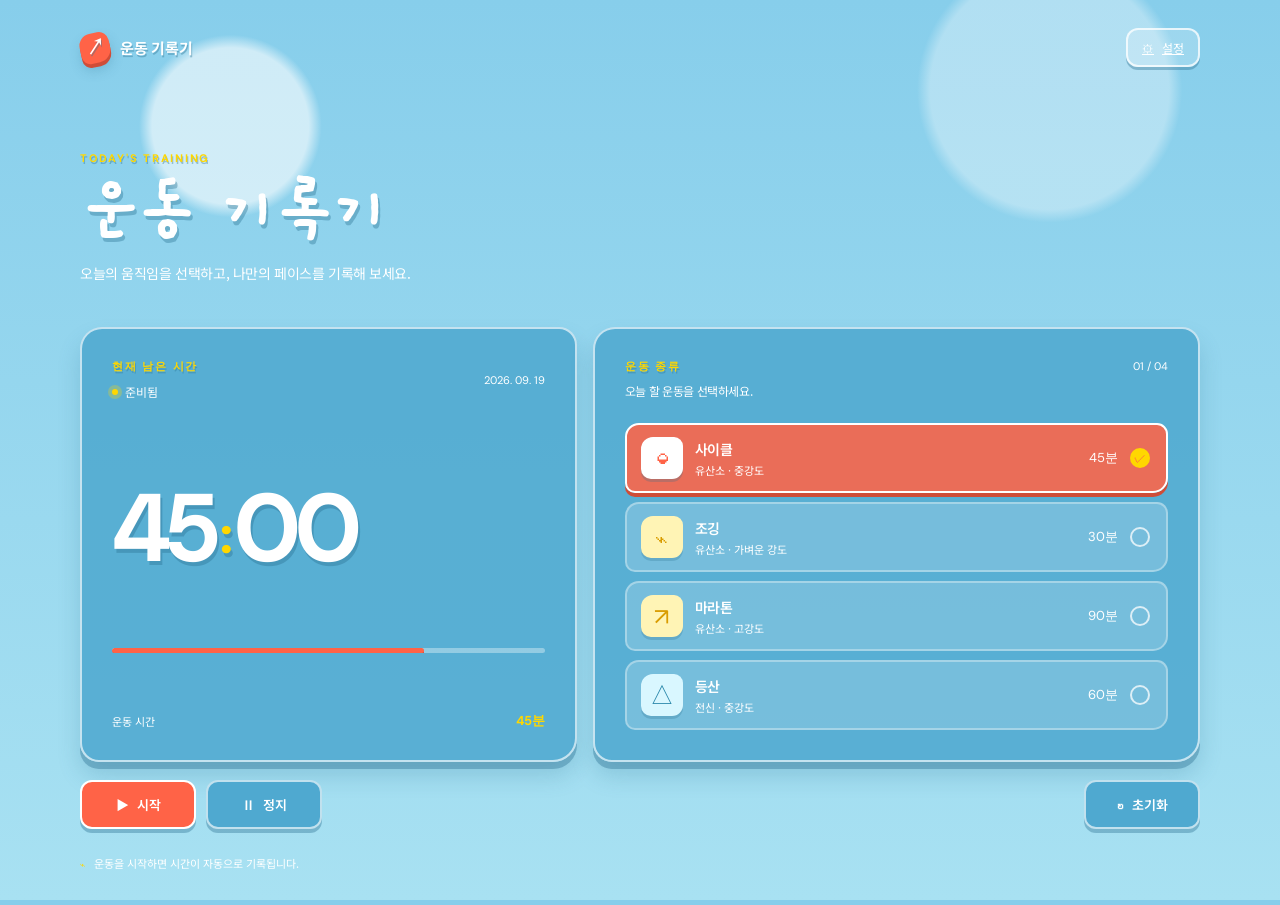
<file: index.html>
<!DOCTYPE html>
<html lang="ko">
<head>
  <meta charset="UTF-8">
  <meta name="viewport" content="width=device-width, initial-scale=1.0">
  <title>운동 기록기</title>
  <link rel="stylesheet" href="index.css">
</head>
<body>
  <main class="app-shell">
    <header class="topbar">
      <a class="brand" href="#" aria-label="운동 기록기 홈">
        <span class="brand-mark" aria-hidden="true">↗</span>
        <span>운동 기록기</span>
      </a>
      <a class="icon-button" href="setting.html" aria-label="설정">
        <span aria-hidden="true">⚙</span>
        <span>설정</span>
      </a>
    </header>

    <section class="intro" aria-labelledby="page-title">
      <p class="eyebrow">TODAY'S TRAINING</p>
      <h1 id="page-title">운동 기록기</h1>
      <p class="intro-copy">오늘의 움직임을 선택하고, 나만의 페이스를 기록해 보세요.</p>
    </section>

    <section class="dashboard" aria-label="운동 기록 대시보드">
      <div class="timer-panel">
        <div class="panel-heading">
          <div>
            <p class="section-label">현재 남은 시간</p>
            <p class="timer-status"><span class="status-dot"></span>준비됨</p>
          </div>
          <span class="session-date">2026. 09. 19</span>
        </div>
        <div id="timer" class="timer" aria-label="현재 남은 시간 45분 00초">45<span>:</span>00</div>
        <div class="progress-track" aria-hidden="true"><span id="progress"></span></div>
        <div class="timer-meta"><span>운동 시간</span><strong>45분</strong></div>
      </div>

      <div class="selection-panel">
        <div class="panel-heading">
          <div>
            <p class="section-label">운동 종류</p>
            <p class="panel-description">오늘 할 운동을 선택하세요.</p>
          </div>
          <span class="selection-count">01 / 04</span>
        </div>

        <div class="exercise-list">
          <label class="exercise-card selected" onclick="selectExercise(this)">
            <input type="radio" name="exercise" value="cycle" checked>
            <span class="exercise-icon cycle-icon" aria-hidden="true">◒</span>
            <span class="exercise-info"><strong>사이클</strong><small>유산소 · 중강도</small></span>
            <span class="exercise-time">45분</span>
            <span class="checkmark" aria-hidden="true">✓</span>
          </label>
          <label class="exercise-card" onclick="selectExercise(this)">
            <input type="radio" name="exercise" value="jogging">
            <span class="exercise-icon jog-icon" aria-hidden="true">⌁</span>
            <span class="exercise-info"><strong>조깅</strong><small>유산소 · 가벼운 강도</small></span>
            <span class="exercise-time">30분</span>
            <span class="checkmark" aria-hidden="true">✓</span>
          </label>
          <label class="exercise-card" onclick="selectExercise(this)">
            <input type="radio" name="exercise" value="marathon">
            <span class="exercise-icon run-icon" aria-hidden="true">↗</span>
            <span class="exercise-info"><strong>마라톤</strong><small>유산소 · 고강도</small></span>
            <span class="exercise-time">90분</span>
            <span class="checkmark" aria-hidden="true">✓</span>
          </label>
          <label class="exercise-card" onclick="selectExercise(this)">
            <input type="radio" name="exercise" value="hiking">
            <span class="exercise-icon hike-icon" aria-hidden="true">△</span>
            <span class="exercise-info"><strong>등산</strong><small>전신 · 중강도</small></span>
            <span class="exercise-time">60분</span>
            <span class="checkmark" aria-hidden="true">✓</span>
          </label>
        </div>
      </div>
    </section>

    <section class="controls" aria-label="운동 제어">
      <button class="control-button primary" type="button" onclick="startTimer()"><span aria-hidden="true">▶</span>시작</button>
      <button class="control-button" type="button" onclick="stopTimer()"><span aria-hidden="true">Ⅱ</span>정지</button>
      <button class="control-button reset" type="button" onclick="resetTimer()"><span aria-hidden="true">↻</span>초기화</button>
    </section>

    <footer class="footer-note"><span>⌁</span> 운동을 시작하면 시간이 자동으로 기록됩니다.</footer>
  </main>
  <script src="indox.js"></script>
</body>
</html>
</file>
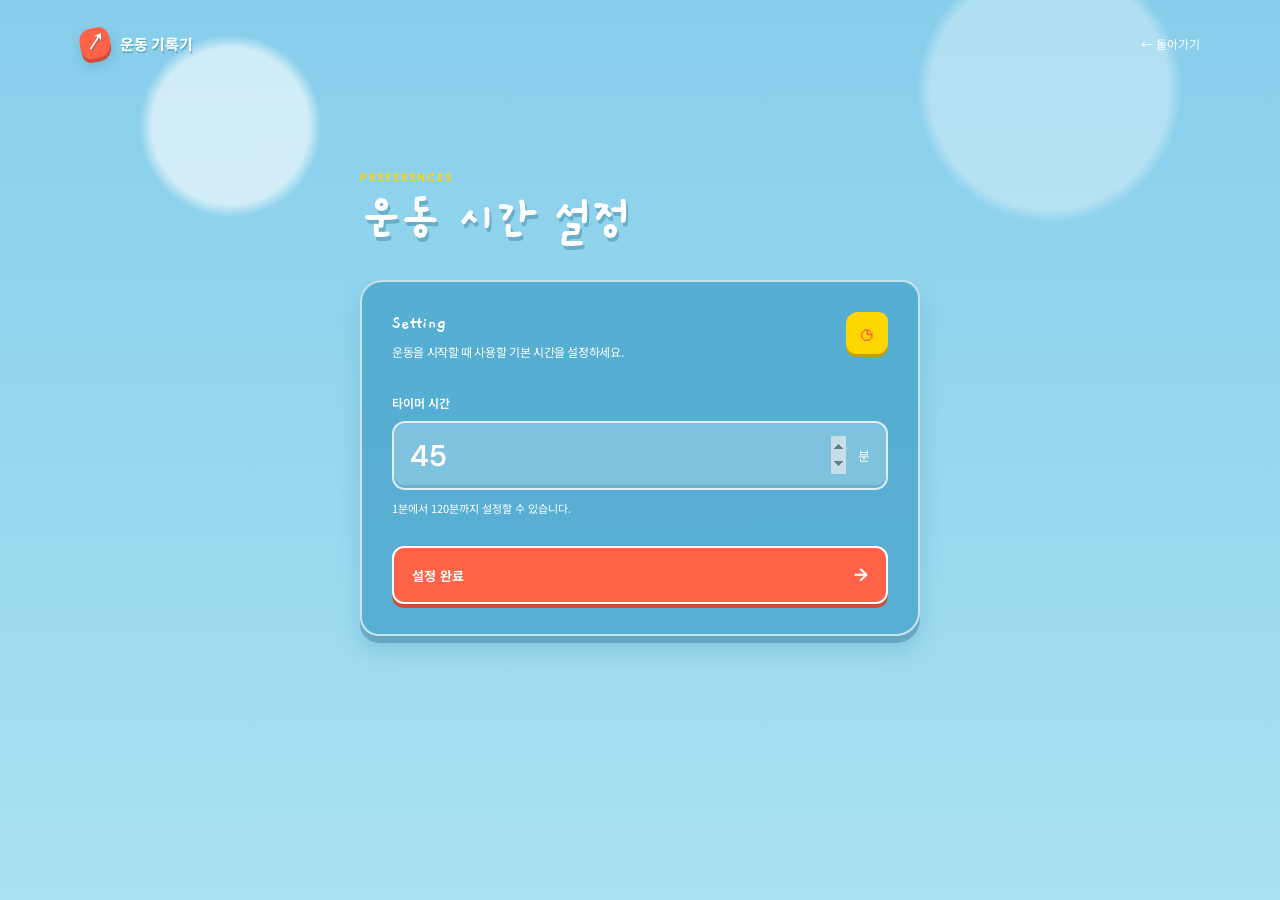
<file: setting.html>
<!DOCTYPE html>
<html lang="ko">
<head>
  <meta charset="UTF-8">
  <meta name="viewport" content="width=device-width, initial-scale=1.0">
  <title>Setting | 운동 기록기</title>
  <link rel="stylesheet" href="setting.css">
</head>
<body>
  <main class="setting-shell">
    <header class="setting-topbar">
      <a class="brand" href="index.html" aria-label="운동 기록기 홈">
        <span class="brand-mark" aria-hidden="true">↗</span>
        <span>운동 기록기</span>
      </a>
      <a class="back-link" href="index.html">← 돌아가기</a>
    </header>

    <section class="setting-content" aria-labelledby="setting-title">
      <p class="eyebrow">PREFERENCES</p>
      <h1 id="setting-title">운동 시간 설정</h1>

      <form id="setting-form" class="setting-panel" onsubmit="saveTimerSetting(event)">
        <div class="panel-heading">
          <div>
            <h3>Setting</h3>
            <p>운동을 시작할 때 사용할 기본 시간을 설정하세요.</p>
          </div>
          <span class="panel-icon" aria-hidden="true">◷</span>
        </div>

        <label class="input-label" for="timer-minutes">타이머 시간</label>
        <div class="time-input-wrap">
          <input id="timer-minutes" name="timer-minutes" type="number" min="1" max="120" value="45" required>
          <span>분</span>
        </div>
        <p class="input-hint">1분에서 120분까지 설정할 수 있습니다.</p>

        <button class="complete-button" type="submit">설정 완료 <span aria-hidden="true">→</span></button>
      </form>
    </section>
  </main>
  <script src="indox.js"></script>
</body>
</html>
</file>
<file: index.css>
@import url('https://fonts.googleapis.com/css2?family=DM+Sans:wght@400;500;600;700&family=Gaegu:wght@400;700&family=Noto+Sans+KR:wght@400;500;600;700;800&display=swap');

:root {
  --ink: #ffffff;
  --muted: #effaff;
  --dim: #d9f0f7;
  --surface: #4fa9d0;
  --surface-light: #62b9dc;
  --line: rgba(255, 255, 255, 0.7);
  --tomato: #ff6347;
  --gold: #ffd700;
  --clay-shadow: rgba(43, 112, 144, 0.38);
}

* {
  box-sizing: border-box;
}

body {
  min-width: 320px;
  margin: 0;
  color: var(--ink);
  background: #87ceeb;
  font-family: 'Noto Sans KR', sans-serif;
}

body::before {
  position: fixed;
  inset: 0;
  z-index: -1;
  content: '';
  background: radial-gradient(circle at 18% 14%, rgba(255, 255, 255, 0.6) 0 6%, transparent 7%), radial-gradient(circle at 82% 10%, rgba(255, 255, 255, 0.35) 0 9%, transparent 10%), linear-gradient(180deg, #87ceeb 0%, #a8e1f2 100%);
}

button,
a {
  font: inherit;
}

button {
  cursor: pointer;
}

.app-shell {
  width: min(100% - 48px, 1120px);
  margin: 0 auto;
  padding: 28px 0 34px;
}

.topbar,
.panel-heading,
.timer-meta {
  display: flex;
  align-items: center;
  justify-content: space-between;
}

.brand {
  display: inline-flex;
  align-items: center;
  gap: 10px;
  color: var(--ink);
  text-shadow: 1px 2px 0 var(--clay-shadow);
  font-size: 15px;
  font-weight: 700;
  letter-spacing: -0.02em;
  text-decoration: none;
}

.brand-mark {
  display: grid;
  width: 30px;
  height: 30px;
  color: #ffffff;
  background: var(--tomato);
  border-radius: 12px 10px 13px 9px;
  box-shadow: 0 4px 0 #cf4d38, 0 7px 12px rgba(43, 112, 144, 0.25);
  font-family: 'Gaegu', cursive;
  font-size: 20px;
  font-weight: 700;
  place-items: center;
  transform: rotate(-12deg);
}

.icon-button {
  display: inline-flex;
  align-items: center;
  gap: 8px;
  padding: 9px 14px;
  color: #ffffff;
  background: rgba(255, 255, 255, 0.18);
  border: 2px solid rgba(255, 255, 255, 0.75);
  border-radius: 12px;
  box-shadow: 0 3px 0 var(--clay-shadow);
  font-size: 12px;
  transition: color 160ms ease, border-color 160ms ease;
}

.icon-button:hover {
  color: var(--ink);
  background: var(--tomato);
  border-color: var(--tomato);
}

.intro {
  max-width: 620px;
  margin: 84px 0 44px;
}

.eyebrow,
.section-label {
  margin: 0;
  color: var(--gold);
  font-family: 'DM Sans', sans-serif;
  text-shadow: 1px 2px 0 var(--clay-shadow);
  font-size: 11px;
  font-weight: 700;
  letter-spacing: 0.16em;
}

h1 {
  margin: 10px 0 12px;
  font-size: clamp(38px, 5vw, 64px);
  color: #ffffff;
  font-family: 'Gaegu', 'Noto Sans KR', cursive;
  font-size: clamp(48px, 6vw, 76px);
  font-weight: 700;
  letter-spacing: -0.08em;
  line-height: 1;
  text-shadow: 2px 4px 0 var(--clay-shadow);
}

.intro-copy,
.panel-description {
  margin: 0;
  color: var(--ink);
  font-size: 14px;
  letter-spacing: -0.03em;
}

.dashboard {
  display: grid;
  grid-template-columns: minmax(280px, 0.9fr) minmax(380px, 1.1fr);
  gap: 16px;
}

.timer-panel,
.selection-panel {
  min-height: 420px;
  padding: 30px;
  background: rgba(79, 169, 208, 0.88);
  border: 2px solid rgba(255, 255, 255, 0.65);
  border-radius: 22px 18px 24px 19px;
  box-shadow: 0 7px 0 var(--clay-shadow), 0 14px 22px rgba(43, 112, 144, 0.22);
}

.timer-panel {
  display: flex;
  flex-direction: column;
  justify-content: space-between;
}

.session-date,
.selection-count {
  color: var(--ink);
  font-family: 'DM Sans', sans-serif;
  font-size: 11px;
}

.timer-status {
  display: flex;
  align-items: center;
  gap: 7px;
  margin: 9px 0 0;
  color: var(--ink);
  font-size: 12px;
}

.status-dot {
  width: 6px;
  height: 6px;
  background: var(--gold);
  border-radius: 50%;
  box-shadow: 0 0 0 4px rgba(255, 215, 0, 0.28);
}

.timer {
  margin-top: 35px;
  color: var(--ink);
  font-family: 'DM Sans', sans-serif;
  font-size: clamp(64px, 8vw, 96px);
  font-weight: 700;
  letter-spacing: -0.06em;
  text-shadow: 2px 4px 0 var(--clay-shadow);
  line-height: 1;
}

.timer span {
  margin: 0 6px;
  color: var(--gold);
  font-size: 0.56em;
  vertical-align: 0.14em;
}

.progress-track {
  height: 5px;
  margin: 26px 0 13px;
  overflow: hidden;
  background: rgba(255, 255, 255, 0.35);
  border-radius: 10px;
}

.progress-track span {
  display: block;
  width: 72%;
  height: 100%;
  background: var(--tomato);
  box-shadow: 0 2px 0 #cf4d38;
  border-radius: inherit;
}

.timer-meta {
  color: var(--ink);
  font-size: 11px;
}

.timer-meta strong {
  color: var(--gold);
  font-family: 'DM Sans', sans-serif;
  font-size: 13px;
}

.selection-panel .panel-heading {
  align-items: flex-start;
  margin-bottom: 24px;
}

.panel-description {
  margin-top: 8px;
  font-size: 12px;
}

.exercise-list {
  display: grid;
  gap: 9px;
}

.exercise-card {
  display: grid;
  grid-template-columns: 42px 1fr auto 22px;
  align-items: center;
  gap: 12px;
  min-height: 70px;
  padding: 12px 14px;
  background: rgba(255, 255, 255, 0.18);
  border: 2px solid rgba(255, 255, 255, 0.34);
  border-radius: 14px 11px 15px 10px;
  cursor: pointer;
  transition: background 160ms ease, border-color 160ms ease, transform 160ms ease;
}

.exercise-card:hover {
  background: rgba(255, 99, 71, 0.3);
  transform: translateX(3px);
}

.exercise-card.selected {
  background: rgba(255, 99, 71, 0.88);
  border-color: #ffffff;
  box-shadow: 0 4px 0 #cf4d38;
}

.exercise-card input {
  position: absolute;
  opacity: 0;
}

.exercise-icon {
  display: grid;
  width: 42px;
  height: 42px;
  color: var(--tomato);
  background: #ffffff;
  border-radius: 12px 9px 11px 10px;
  box-shadow: 0 3px 0 rgba(43, 112, 144, 0.25);
  font-family: 'DM Sans', sans-serif;
  font-size: 24px;
  place-items: center;
}

.jog-icon,
.run-icon {
  color: #d99c00;
  background: #fff4b5;
}

.hike-icon {
  color: #2785a9;
  background: #d9f7ff;
}

.exercise-info {
  display: grid;
  gap: 3px;
}

.exercise-info strong {
  font-size: 14px;
  font-weight: 600;
  letter-spacing: -0.04em;
}

.exercise-info small {
  color: var(--ink);
  font-size: 11px;
}

.exercise-time {
  color: var(--ink);
  font-family: 'DM Sans', sans-serif;
  font-size: 13px;
}

.checkmark {
  display: grid;
  width: 20px;
  height: 20px;
  color: transparent;
  border: 2px solid rgba(255, 255, 255, 0.75);
  border-radius: 50%;
  font-family: 'DM Sans', sans-serif;
  font-size: 12px;
  place-items: center;
}

.exercise-card.selected .checkmark {
  color: var(--tomato);
  background: var(--gold);
  border-color: var(--gold);
}

.controls {
  display: flex;
  gap: 10px;
  margin-top: 18px;
}

.control-button {
  display: inline-flex;
  align-items: center;
  justify-content: center;
  gap: 9px;
  min-width: 116px;
  padding: 13px 19px;
  color: #ffffff;
  background: var(--surface);
  border: 2px solid rgba(255, 255, 255, 0.65);
  border-radius: 12px;
  box-shadow: 0 4px 0 var(--clay-shadow);
  font-size: 13px;
  font-weight: 600;
  letter-spacing: -0.03em;
  transition: background 160ms ease, color 160ms ease, transform 160ms ease;
}

.control-button:hover {
  color: var(--ink);
  background: var(--surface-light);
  transform: translateY(-2px);
}

.control-button.primary {
  color: #ffffff;
  background: var(--tomato);
  border-color: #ffffff;
}

.control-button.primary:hover {
  background: #ff7b63;
}

.control-button.reset {
  margin-left: auto;
}

.footer-note {
  margin-top: 26px;
  color: var(--ink);
  font-size: 11px;
}

.footer-note span {
  margin-right: 5px;
  color: var(--gold);
}

@media (max-width: 760px) {
  .app-shell {
    width: min(100% - 32px, 560px);
    padding-top: 18px;
  }

  .intro {
    margin: 62px 0 30px;
  }

  .dashboard {
    grid-template-columns: 1fr;
  }

  .timer-panel,
  .selection-panel {
    min-height: auto;
    padding: 24px;
  }

  .timer-panel {
    min-height: 310px;
  }

  .timer {
    margin-top: 38px;
    font-size: clamp(68px, 20vw, 94px);
  }
}

@media (max-width: 430px) {
  .controls {
    display: grid;
    grid-template-columns: 1fr 1fr;
  }

  .control-button {
    min-width: 0;
  }

  .control-button.reset {
    grid-column: 1 / -1;
    margin-left: 0;
  }
}
</file>
<file: setting.css>
@import url('https://fonts.googleapis.com/css2?family=DM+Sans:wght@400;500;600;700&family=Gaegu:wght@400;700&family=Noto+Sans+KR:wght@400;500;600;700;800&display=swap');

:root {
  --ink: #ffffff;
  --muted: #effaff;
  --dim: #d9f0f7;
  --surface: #4fa9d0;
  --tomato: #ff6347;
  --gold: #ffd700;
  --clay-shadow: rgba(43, 112, 144, 0.38);
}

* {
  box-sizing: border-box;
}

body {
  min-width: 320px;
  min-height: 100vh;
  margin: 0;
  color: var(--ink);
  background: #87ceeb;
  font-family: 'Noto Sans KR', sans-serif;
}

body::before {
  position: fixed;
  inset: 0;
  z-index: -1;
  content: '';
  background: radial-gradient(circle at 18% 14%, rgba(255, 255, 255, 0.6) 0 6%, transparent 7%), radial-gradient(circle at 82% 10%, rgba(255, 255, 255, 0.35) 0 9%, transparent 10%), linear-gradient(180deg, #87ceeb 0%, #a8e1f2 100%);
}

a,
button,
input {
  font: inherit;
}

.setting-shell {
  width: min(100% - 48px, 1120px);
  margin: 0 auto;
  padding: 28px 0 34px;
}

.setting-topbar {
  display: flex;
  align-items: center;
  justify-content: space-between;
}

.brand {
  display: inline-flex;
  align-items: center;
  gap: 10px;
  color: var(--ink);
  text-shadow: 1px 2px 0 var(--clay-shadow);
  font-size: 15px;
  font-weight: 700;
  letter-spacing: -0.02em;
  text-decoration: none;
}

.brand-mark {
  display: grid;
  width: 30px;
  height: 30px;
  color: #ffffff;
  background: var(--tomato);
  border-radius: 12px 10px 13px 9px;
  box-shadow: 0 4px 0 #cf4d38, 0 7px 12px rgba(43, 112, 144, 0.25);
  font-family: 'Gaegu', cursive;
  font-size: 20px;
  font-weight: 700;
  place-items: center;
  transform: rotate(-12deg);
}

.back-link {
  color: var(--ink);
  font-size: 12px;
  text-decoration: none;
  transition: color 160ms ease;
}

.back-link:hover {
  color: var(--ink);
}

.setting-content {
  width: min(100%, 560px);
  margin: 112px auto 0;
}

.eyebrow {
  margin: 0;
  color: var(--gold);
  font-family: 'DM Sans', sans-serif;
  font-size: 11px;
  font-weight: 700;
  letter-spacing: 0.16em;
}

h1 {
  margin: 10px 0 34px;
  font-size: clamp(34px, 5vw, 52px);
  color: #ffffff;
  font-family: 'Gaegu', 'Noto Sans KR', cursive;
  font-weight: 700;
  letter-spacing: -0.08em;
  line-height: 1;
  text-shadow: 2px 4px 0 var(--clay-shadow);
}

.setting-panel {
  padding: 30px;
  background: rgba(79, 169, 208, 0.88);
  border: 2px solid rgba(255, 255, 255, 0.65);
  border-radius: 22px 18px 24px 19px;
  box-shadow: 0 7px 0 var(--clay-shadow), 0 14px 22px rgba(43, 112, 144, 0.22);
}

.panel-heading {
  display: flex;
  align-items: flex-start;
  justify-content: space-between;
  margin-bottom: 34px;
}

h3 {
  margin: 0;
  color: #ffffff;
  font-family: 'Gaegu', 'Noto Sans KR', cursive;
  font-size: 18px;
  font-weight: 700;
}

.panel-heading p {
  margin: 8px 0 0;
  color: var(--ink);
  font-size: 12px;
  letter-spacing: -0.03em;
}

.panel-icon {
  display: grid;
  width: 42px;
  height: 42px;
  color: var(--tomato);
  background: var(--gold);
  border-radius: 12px 9px 11px 10px;
  box-shadow: 0 3px 0 #c59e00;
  font-family: 'DM Sans', sans-serif;
  font-size: 23px;
  place-items: center;
}

.input-label {
  display: block;
  margin-bottom: 10px;
  color: var(--ink);
  font-size: 12px;
  font-weight: 600;
}

.time-input-wrap {
  display: flex;
  align-items: center;
  gap: 12px;
  padding: 3px 16px;
  background: rgba(255, 255, 255, 0.24);
  border: 2px solid rgba(255, 255, 255, 0.75);
  border-radius: 13px;
  box-shadow: inset 0 -3px 0 rgba(43, 112, 144, 0.2);
}

.time-input-wrap:focus-within {
  border-color: var(--gold);
  box-shadow: 0 0 0 3px rgba(255, 215, 0, 0.22);
}

input[type='number'] {
  width: 100%;
  padding: 10px 0;
  color: var(--ink);
  background: transparent;
  border: 0;
  outline: 0;
  font-family: 'DM Sans', sans-serif;
  font-size: 30px;
  font-weight: 600;
}

input[type='number']::-webkit-inner-spin-button,
input[type='number']::-webkit-outer-spin-button {
  opacity: 0.6;
}

.time-input-wrap span {
  color: var(--ink);
  font-size: 13px;
}

.input-hint {
  margin: 10px 0 30px;
  color: var(--ink);
  font-size: 11px;
}

.complete-button {
  display: flex;
  align-items: center;
  justify-content: space-between;
  width: 100%;
  padding: 15px 18px;
  color: #ffffff;
  background: var(--tomato);
  border: 0;
  border: 2px solid #ffffff;
  border-radius: 12px;
  box-shadow: 0 4px 0 #cf4d38;
  font-size: 13px;
  font-weight: 700;
  cursor: pointer;
  transition: background 160ms ease, transform 160ms ease;
}

.complete-button:hover {
  background: #ff7b63;
  transform: translateY(-2px);
}

.complete-button span {
  font-family: 'DM Sans', sans-serif;
  font-size: 18px;
}

@media (max-width: 600px) {
  .setting-shell {
    width: min(100% - 32px, 560px);
    padding-top: 18px;
  }

  .setting-content {
    margin-top: 76px;
  }

  .setting-panel {
    padding: 24px;
  }
}
</file>
